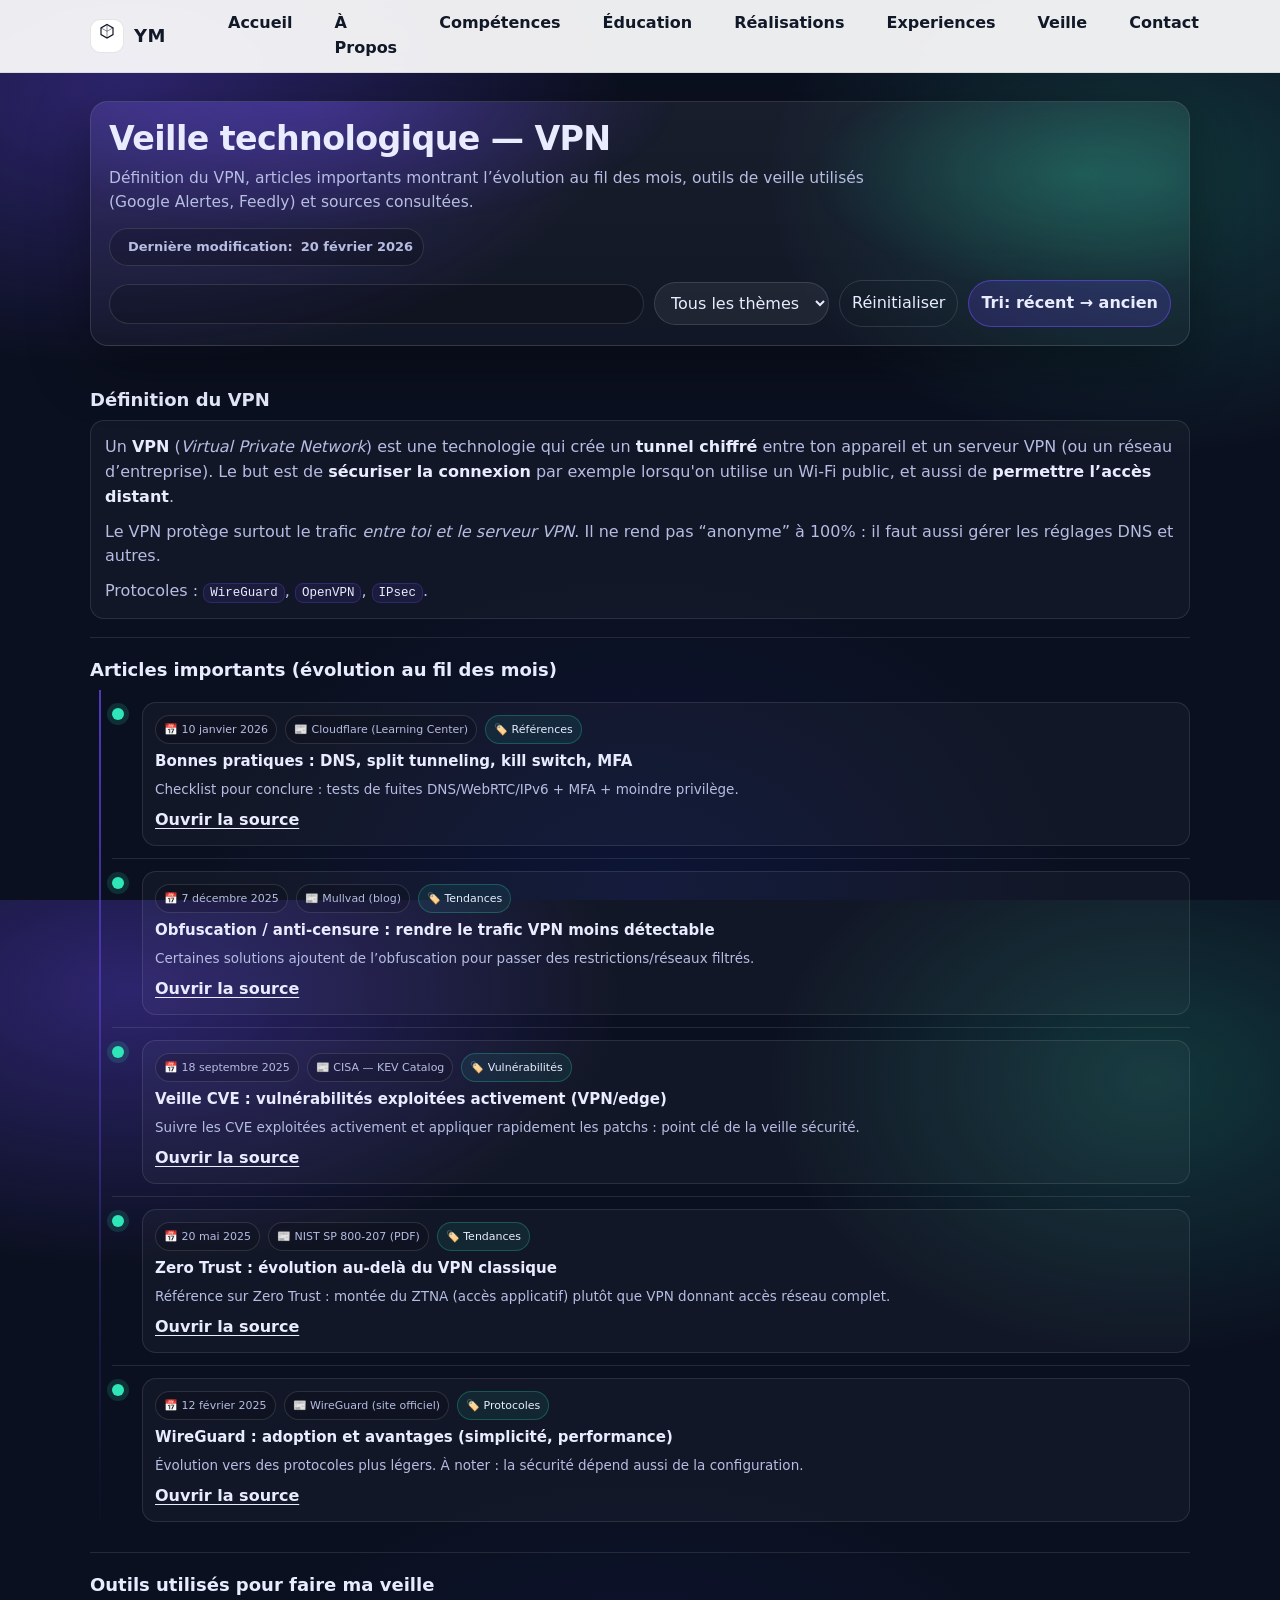
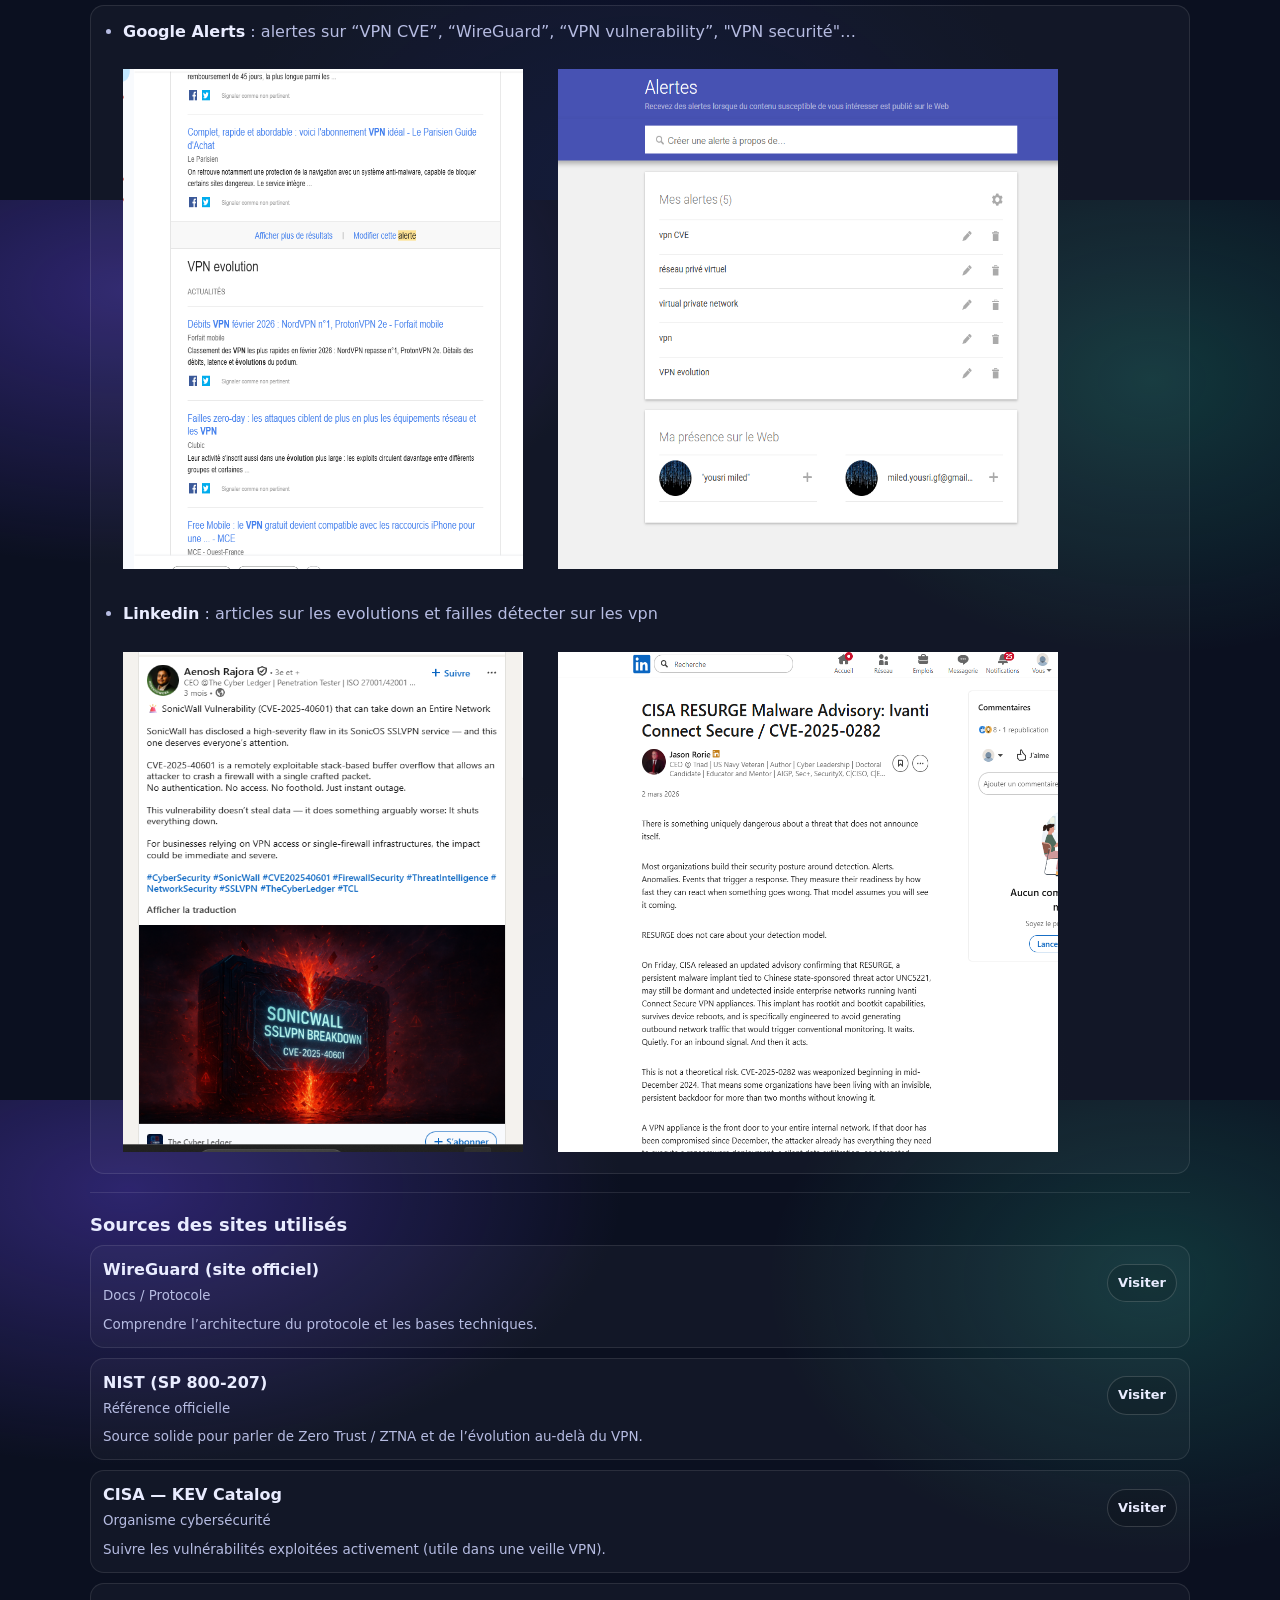
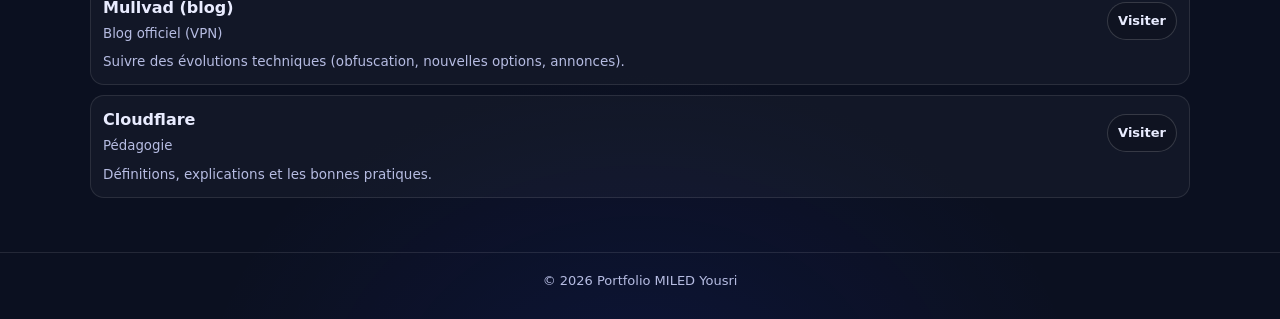
<file: veille.html>
<!doctype html>
<html lang="fr">
<head>
  <meta charset="utf-8" />
  <meta name="viewport" content="width=device-width, initial-scale=1" />
  <title>Veille Technologique — VPN</title>

  <style>
    /* ===== THEME SOMBRE (comme ta première version) ===== */
    :root{
      --bg:#0b1020;
      --text:#e9ecff;
      --muted:#b6bce2;
      --border: rgba(255,255,255,.12);
      --soft: rgba(255,255,255,.06);
      --soft2: rgba(255,255,255,.03);

      --accent:#6d4bff;     /* violet */
      --accent2:#2fe6b8;    /* vert */
      --blue:#1f3cff;       /* bleu navbar active */

      --radius:18px;
      --radius2:14px;
      --max:1100px;
      --shadow: 0 18px 60px rgba(0,0,0,.35);
      --mono: ui-monospace, SFMono-Regular, Menlo, Monaco, Consolas, "Liberation Mono","Courier New", monospace;
      --sans: ui-sans-serif, system-ui, -apple-system, Segoe UI, Roboto, Helvetica, Arial;
    }

    *{ box-sizing:border-box; }
    html,body{ height:100%; }
    body{
      margin:0;
      font-family: var(--sans);
      color: var(--text);
      line-height: 1.55;
      background:
        radial-gradient(900px 500px at 10% 10%, rgba(109,75,255,.35), transparent 55%),
        radial-gradient(700px 500px at 90% 20%, rgba(47,230,184,.18), transparent 55%),
        radial-gradient(800px 600px at 50% 100%, rgba(31,60,255,.10), transparent 55%),
        var(--bg);
    }
    a{ color:inherit; }
    .container{ width:min(var(--max), 92vw); margin:0 auto; }

    /* ================= NAVBAR (style photo, mais sur fond sombre) ================= */
    header{
      position: sticky;
      top: 0;
      z-index: 50;
      background: rgba(255,255,255,.92);  /* ✅ navbar blanche comme la photo */
      color: #111827;
      backdrop-filter: blur(10px);
      border-bottom: 1px solid rgba(0,0,0,.08);
    }
    .nav{
      display:flex;
      align-items:center;
      justify-content:space-between;
      height:72px;
      gap:14px;
    }

    /* Logo gauche */
    .brand{
      display:flex;
      align-items:center;
      gap:10px;
      min-width: 120px;
    }
    .brand .logo{
      width:34px; height:34px;
      display:grid; place-items:center;
      border-radius:10px;
      background:#fff;
      border:1px solid rgba(0,0,0,.10);
    }
    .brand .ym{
      font-weight:900;
      letter-spacing:.4px;
      font-size:18px;
    }

    /* Menu centré */
    nav.menu{
      flex:1;
      display:flex;
      justify-content:center;
      gap:34px;
      font-weight:700;
    }
    nav.menu a{
      color:#111827;
      text-decoration:none;
      padding: 10px 4px;
      position:relative;
    }
    nav.menu a:hover{ color: var(--blue); }

    /* actif */
    nav.menu a.active{
      color: var(--blue);
    }
    nav.menu a.active::after{
      content:"";
      position:absolute;
      left:0; right:0;
      bottom:2px;
      height:3px;
      background: var(--blue);
      border-radius:999px;
    }

    /* burger mobile */
    .burger{
      display:none;
      border:1px solid rgba(0,0,0,.12);
      background:#fff;
      border-radius:12px;
      padding:10px 12px;
      cursor:pointer;
      font-weight:800;
      color:#111827;
    }

    /* ================= HERO ================= */
    .hero{ padding: 28px 0 10px; }
    .hero-card{
      border: 1px solid var(--border);
      border-radius: var(--radius);
      background: linear-gradient(180deg, var(--soft), var(--soft2));
      box-shadow: var(--shadow);
      padding: 18px;
      position:relative;
      overflow:hidden;
    }
    .hero-card::before{
      content:"";
      position:absolute; inset:-2px;
      background:
        radial-gradient(620px 220px at 20% 0%, rgba(109,75,255,.34), transparent 60%),
        radial-gradient(460px 200px at 90% 30%, rgba(47,230,184,.22), transparent 60%);
      pointer-events:none;
      opacity:.9;
    }
    .hero-card > *{ position:relative; }

    h1{
      margin:0 0 8px;
      font-size: clamp(26px, 2.6vw, 40px);
      letter-spacing: -.6px;
      line-height: 1.15;
    }
    .subtitle{
      margin:0 0 14px;
      color: var(--muted);
      max-width: 80ch;
      font-size: 15.5px;
    }
    .meta-row{
      display:flex; flex-wrap:wrap; gap:10px;
      margin-top: 8px;
    }
    .pill{
      display:inline-flex; align-items:center; gap:8px;
      padding:8px 10px;
      border-radius:999px;
      border:1px solid rgba(255,255,255,.12);
      background: rgba(0,0,0,.18);
      color: var(--muted);
      font-weight: 700;
      font-size: 13px;
    }
    .kbd{
      font-family: var(--mono);
      font-size: 12px;
      padding: 2px 6px;
      border: 1px solid rgba(255,255,255,.16);
      border-radius: 8px;
      background: rgba(0,0,0,.16);
      color: var(--text);
    }

    .controls{
      margin: 14px 0 0;
      display:flex; flex-wrap:wrap; gap:10px;
      align-items:center; justify-content:space-between;
    }
    .search{
      flex:1 1 320px;
      display:flex; gap:10px; align-items:center;
      padding:10px 12px;
      border-radius:999px;
      border:1px solid var(--border);
      background: rgba(0,0,0,.16);
    }
    .search input{
      width:100%;
      border:none;
      outline:none;
      font-size:14px;
      color:var(--text);
      background:transparent;
    }
    .search input::placeholder{ color: rgba(182,188,226,.75); }

    select, button{
      font:inherit;
      border:1px solid var(--border);
      background: rgba(255,255,255,.06);
      border-radius:999px;
      padding:10px 12px;
      cursor:pointer;
      color: var(--text);
      transition:.15s ease;
    }
    button.primary{
      background: rgba(109,75,255,.18);
      border-color: rgba(109,75,255,.55);
      font-weight:850;
    }
    button.ghost{ background: transparent; }
    select:hover, button:hover{
      transform: translateY(-1px);
      border-color: rgba(109,75,255,.55);
    }

    /* ================= MAIN ================= */
    main{ padding: 12px 0 44px; }
    .section{
      margin-top: 18px;
      padding-top: 18px;
      border-top: 1px solid rgba(255,255,255,.10);
    }
    .section:first-of-type{ border-top:none; padding-top:0; }
    .section h2{
      margin:0 0 6px;
      font-size:18px;
    }
    .desc{
      margin:0 0 12px;
      color: var(--muted);
      font-size: 13.5px;
    }

    .block{
      border: 1px solid rgba(255,255,255,.10);
      border-radius: var(--radius2);
      background: rgba(255,255,255,.03);
      padding: 14px;
    }
    .block p{ margin:0 0 10px; color: var(--muted); }
    .block p:last-child{ margin:0; }
    .block strong{ color: var(--text); }
    .block code{
      font-family: var(--mono);
      font-size: 12.5px;
      padding:2px 6px;
      border-radius: 8px;
      border: 1px solid rgba(109,75,255,.25);
      background: rgba(109,75,255,.10);
      color: var(--text);
    }

    /* Timeline légère */
    .timeline{
      position:relative;
      padding-left: 22px;
      display:flex; flex-direction:column;
    }
    .timeline::before{
      content:"";
      position:absolute;
      left:9px; top:0; bottom:0;
      width:2px;
      background: linear-gradient(var(--accent), rgba(255,255,255,0));
      opacity:.7;
    }
    .entry{
      display:grid;
      grid-template-columns: 18px 1fr;
      gap:12px;
      padding: 12px 0;
    }
    .entry + .entry{
      border-top: 1px solid rgba(255,255,255,.10);
    }
    .dot2{
      width:12px; height:12px;
      border-radius:50%;
      margin-top: 6px;
      background: var(--accent2);
      box-shadow: 0 0 0 5px rgba(47,230,184,.14);
    }
    .entry .content{
      padding: 12px;
      border-radius: var(--radius2);
      border: 1px solid rgba(255,255,255,.10);
      background: rgba(255,255,255,.03);
      transition: .15s ease;
    }
    .entry .content:hover{
      transform: translateY(-2px);
      border-color: rgba(109,75,255,.45);
      background: rgba(109,75,255,.08);
    }
    .entry h3{ margin:0; font-size: 15px; }
    .meta{
      display:flex; flex-wrap:wrap; gap:8px;
      margin-bottom: 6px;
      color: var(--muted);
      font-size: 12.5px;
    }
    .badge{
      font-size: 11px;
      padding: 5px 8px;
      border-radius: 999px;
      border: 1px solid rgba(255,255,255,.12);
      background: rgba(0,0,0,.14);
      color: var(--muted);
      white-space:nowrap;
    }
    .tag{
      font-size: 11px;
      padding: 5px 8px;
      border-radius: 999px;
      border: 1px solid rgba(47,230,184,.25);
      background: rgba(47,230,184,.08);
      color: var(--text);
      white-space:nowrap;
    }
    .entry p{ margin: 6px 0 0; color: var(--muted); font-size: 13.5px; }
    .entry a{
      display:inline-block;
      margin-top: 8px;
      text-decoration: underline;
      text-underline-offset: 3px;
      color: var(--text);
      font-weight: 800;
    }

    /* Sources */
    .sources{
      display:flex;
      flex-direction:column;
      gap:10px;
    }
    .source-item{
      border:1px solid rgba(255,255,255,.10);
      border-radius: var(--radius2);
      background: rgba(255,255,255,.03);
      padding:12px;
    }
    .source-item .top{
      display:flex; gap:10px; flex-wrap:wrap;
      align-items:center; justify-content:space-between;
    }
    .source-item small{ color: var(--muted); }
    .source-item p{ margin:6px 0 0; color: var(--muted); font-size: 13.5px; }
    .chip{
      padding:8px 10px;
      border:1px solid rgba(255,255,255,.16);
      border-radius:999px;
      background: rgba(0,0,0,.14);
      color: var(--text);
      text-decoration:none;
      font-weight:800;
      font-size:13px;
    }
    .chip:hover{ border-color: rgba(109,75,255,.55); }

    footer{
      border-top: 1px solid rgba(255,255,255,.10);
      padding: 18px 0 28px;
      color: var(--muted);
      font-size: 13px;
      margin-top: 10px;
    }

    /* Mobile */
    @media (max-width: 900px){
      nav.menu{
        position:fixed;
        left:0; right:0;
        top:72px;
        background: rgba(255,255,255,.96);
        border-bottom:1px solid rgba(0,0,0,.08);
        padding: 12px 16px;
        display:none;
        flex-direction:column;
        gap:12px;
        justify-content:flex-start;
      }
      nav.menu.open{ display:flex; }
      nav.menu a{ color:#111827; }
      nav.menu a.active{ color: var(--blue); }
      .burger{ display:inline-flex; align-items:center; gap:8px; }
      .brand{ min-width:auto; }
    }
  </style>
</head>

<body>
  <!-- NAVBAR -->
  <header>
    <div class="container">
      <div class="nav">
        <div class="brand">
          <div class="logo" aria-hidden="true">
            <!-- petit svg "bloc" -->
            <a href="index.html#home"><svg width="18" height="18" viewBox="0 0 24 24" fill="none" aria-hidden="true">
              <path d="M12 2l8 4.5v9L12 20l-8-4.5v-9L12 2z" stroke="#111827" stroke-width="1.6"/>
              <path d="M12 2v18" stroke="#111827" stroke-width="1.2" opacity=".55"/>
              <path d="M4 6.5l8 4.5 8-4.5" stroke="#111827" stroke-width="1.2" opacity=".55"/>
            </svg></a>
          </div>
          <div class="ym" >YM</div>
        </div>

        <nav class="menu" id="menu">
          <a href="index.html#">Accueil</a>
          <a href="index.html#about">À Propos</a>
          <a href="index.html#skills">Compétences</a>
          <a href="index.html#education">Éducation</a>
          <a href="index.html#work">Réalisations</a>
          <a href="index.html#experience">Experiences</a>
          <a href="index.html#veille">Veille</a>
          <a href="index.html#contact">Contact</a>
        </nav>

        <button class="burger" id="burger" type="button">☰ Menu</button>
      </div>
    </div>
  </header>

  <!-- HERO -->
  <div class="container hero" id="veille">
    <div class="hero-card">
      <h1>Veille technologique — VPN</h1>
      <p class="subtitle">
        Définition du VPN, articles importants montrant l’évolution au fil des mois, outils de veille utilisés
        (Google Alertes, Feedly) et sources consultées.
      </p>

      <div class="meta-row">
        <span class="pill"><span class="dot"></span> Dernière modification: <span id="lastUpdate">20 février 2026</span></span>
       
      </div>

      <div class="controls" aria-label="Recherche et filtres">
        <div class="search" role="search">
          <input id="q" type="search" />
        </div>

        <div style="display:flex; gap:10px; flex-wrap:wrap; align-items:center;">
          <select id="theme">
            <option value="all">Tous les thèmes</option>
            <option value="protocoles">Protocoles</option>
            <option value="vulnerabilites">Vulnérabilités</option>
            <option value="tendances">Tendances</option>
            <option value="reference">Références</option>
          </select>
          <button class="ghost" id="reset" type="button">Réinitialiser</button>
          <button class="primary" id="sort" type="button">Tri: récent → ancien</button>
        </div>
      </div>
    </div>
  </div>

  <main class="container">
    <!-- DEFINITION -->
    <section class="section" id="definition">
      <h2>Définition du VPN</h2>

      <div class="block">
        <p>
          Un <strong>VPN</strong> (<em>Virtual Private Network</em>) est une technologie qui crée un
          <strong>tunnel chiffré</strong> entre ton appareil et un serveur VPN (ou un réseau d’entreprise).
          Le but est de <strong>sécuriser la connexion</strong> par exemple lorsqu'on utilise un Wi-Fi public, et aussi de <strong>permettre l’accès distant</strong>.
        </p>
        <p>
          Le VPN protège surtout le trafic <em>entre toi et le serveur VPN</em>. Il ne rend pas “anonyme” à 100% :
          il faut aussi gérer les réglages DNS et autres.
        </p>
        <p>Protocoles : <code>WireGuard</code>, <code>OpenVPN</code>, <code>IPsec</code>.</p>
      </div>
    </section>

    <!-- ARTICLES -->
    <section class="section" id="articles">
      <h2>Articles importants (évolution au fil des mois)</h2>
      <div class="timeline" id="articlesList" aria-live="polite"></div>
    </section>

    <!-- OUTILS -->
    <section class="section" id="outils">
      <h2>Outils utilisés pour faire ma veille</h2>

      <div class="block">
        <ul style="margin:0; padding-left:18px; color:var(--muted);">
          <li><strong style="color:var(--text)">Google Alerts</strong> : alertes sur “VPN CVE”, “WireGuard”, “VPN vulnerability”, "VPN securité"…</li><br>
          <div>
            <img src="gmailalerte.png" alt="image linkedin" height="500px" width="400px" style="margin-right: 30px;">
            <img src="google-alerte.png" alt="" height="500px" width="500px">
          </div><br>
          <li><strong style="color:var(--text)">Linkedin</strong> :  articles sur les evolutions et failles détecter sur les vpn</li><br>
          <div>
            <img src="linkedin.png" alt="image linkedin" height="500px" width="400px" style="margin-right: 30px;">
            <img src="linkedin2.png" alt="" height="500px" width="500px"> 
          </div>
        </ul>
      </div>
    </section>

    <!-- SOURCES -->
    <section class="section" id="sources">
      <h2>Sources des sites utilisés</h2>
      <div class="sources" id="sourcesList"></div>
    </section>
  </main>

  <footer>
    <div class="container">
      <div style="display:flex; flex-wrap:wrap; gap:10px; justify-content:center; align-items:center;">
        <div>&copy; 2026 Portfolio MILED Yousri</div>
      </div>
    </div>
  </footer>

  <script>
    /* ===== Données (modifie ici tes articles + tes sources) ===== */
    const ARTICLES = [
      {
        date: "2025-02-12",
        theme: "protocoles",
        tag: "Protocoles",
        title: "WireGuard : adoption et avantages (simplicité, performance)",
        source: "WireGuard (site officiel)",
        resume: "Évolution vers des protocoles plus légers. À noter : la sécurité dépend aussi de la configuration.",
        url: "https://www.wireguard.com/"
      },
      {
        date: "2025-05-20",
        theme: "tendances",
        tag: "Tendances",
        title: "Zero Trust : évolution au-delà du VPN classique",
        source: "NIST SP 800-207 (PDF)",
        resume: "Référence sur Zero Trust : montée du ZTNA (accès applicatif) plutôt que VPN donnant accès réseau complet.",
        url: "https://nvlpubs.nist.gov/nistpubs/SpecialPublications/NIST.SP.800-207.pdf"
      },
      {
        date: "2025-09-18",
        theme: "vulnerabilites",
        tag: "Vulnérabilités",
        title: "Veille CVE : vulnérabilités exploitées activement (VPN/edge)",
        source: "CISA — KEV Catalog",
        resume: "Suivre les CVE exploitées activement et appliquer rapidement les patchs : point clé de la veille sécurité.",
        url: "https://www.cisa.gov/known-exploited-vulnerabilities-catalog"
      },
      {
        date: "2025-12-07",
        theme: "tendances",
        tag: "Tendances",
        title: "Obfuscation / anti-censure : rendre le trafic VPN moins détectable",
        source: "Mullvad (blog)",
        resume: "Certaines solutions ajoutent de l’obfuscation pour passer des restrictions/réseaux filtrés.",
        url: "https://mullvad.net/fr/blog/"
      },
      {
        date: "2026-01-10",
        theme: "reference",
        tag: "Références",
        title: "Bonnes pratiques : DNS, split tunneling, kill switch, MFA",
        source: "Cloudflare (Learning Center)",
        resume: "Checklist pour conclure : tests de fuites DNS/WebRTC/IPv6 + MFA + moindre privilège.",
        url: "https://www.cloudflare.com/learning/access-management/what-is-a-vpn/"
      }
    ];

    const SOURCES = [
      {
        name: "WireGuard (site officiel)",
        type: "Docs / Protocole",
        why: "Comprendre l’architecture du protocole et les bases techniques.",
        url: "https://www.wireguard.com/"
      },
      {
        name: "NIST (SP 800-207)",
        type: "Référence officielle",
        why: "Source solide pour parler de Zero Trust / ZTNA et de l’évolution au-delà du VPN.",
        url: "https://nvlpubs.nist.gov/nistpubs/SpecialPublications/NIST.SP.800-207.pdf"
      },
      {
        name: "CISA — KEV Catalog",
        type: "Organisme cybersécurité",
        why: "Suivre les vulnérabilités exploitées activement (utile dans une veille VPN).",
        url: "https://www.cisa.gov/known-exploited-vulnerabilities-catalog"
      },
      {
        name: "Mullvad (blog)",
        type: "Blog officiel (VPN)",
        why: "Suivre des évolutions techniques (obfuscation, nouvelles options, annonces).",
        url: "https://mullvad.net/en/blog/"
      },
      {
        name: "Cloudflare",
        type: "Pédagogie",
        why: "Définitions, explications et les bonnes pratiques.",
        url: "https://www.cloudflare.com/learning/access-management/what-is-a-vpn/"
      }
    ];

    /* ===== UI ===== */
    const $ = (sel, root=document) => root.querySelector(sel);

    const menu = $("#menu");
    const burger = $("#burger");

    const input = $("#q");
    const themeSelect = $("#theme");
    const resetBtn = $("#reset");
    const sortBtn = $("#sort");
    const list = $("#articlesList");
    const sourcesList = $("#sourcesList");

    let sortDesc = true;

    // date update
    

    // burger mobile
    burger?.addEventListener("click", () => menu.classList.toggle("open"));

    // Ctrl/Cmd + K focus search
    document.addEventListener("keydown", (e) => {
      const isMac = navigator.platform.toLowerCase().includes("mac");
      const mod = isMac ? e.metaKey : e.ctrlKey;
      if (mod && e.key.toLowerCase() === "k") { e.preventDefault(); input.focus(); }
      if (e.key === "Escape") { input.value = ""; render(); }
    });

    function normalize(str){
      return (str || "")
        .toLowerCase()
        .normalize("NFD").replace(/\p{Diacritic}/gu, "");
    }

    function compareDates(a,b){
      return sortDesc ? b.date.localeCompare(a.date) : a.date.localeCompare(b.date);
    }

    function render(){
      const q = normalize(input.value.trim());
      const theme = themeSelect.value;

      const data = [...ARTICLES]
        .sort(compareDates)
        .filter(a => {
          const hay = normalize([a.title, a.source, a.resume, a.tag, a.theme, a.date].join(" "));
          const matchQ = !q || hay.includes(q);
          const matchTheme = (theme === "all") || (a.theme === theme);
          return matchQ && matchTheme;
        });

      list.innerHTML = data.map(a => {
        const d = new Date(a.date + "T00:00:00");
        const dateFR = d.toLocaleDateString("fr-FR", { year:"numeric", month:"long", day:"numeric" });

        return `
          <div class="entry">
            <div class="dot2" aria-hidden="true"></div>
            <div class="content">
              <div class="meta">
                <span class="badge">📅 ${dateFR}</span>
                <span class="badge">📰 ${a.source}</span>
                <span class="tag">🏷️ ${a.tag}</span>
              </div>
              <h3>${a.title}</h3>
              <p>${a.resume}</p>
              <a href="${a.url}" target="_blank" rel="noopener">Ouvrir la source</a>
            </div>
          </div>
        `;
      }).join("");

      $("#countVisible").textContent = String(data.length);
    }

    function renderSources(){
      sourcesList.innerHTML = SOURCES.map(s => `
        <div class="source-item">
          <div class="top">
            <div>
              <strong>${s.name}</strong><br/>
              <small>${s.type}</small>
            </div>
            <a class="chip" href="${s.url}" target="_blank" rel="noopener">Visiter</a>
          </div>
          <p>${s.why}</p>
        </div>
      `).join("");
    }

    input.addEventListener("input", render);
    themeSelect.addEventListener("change", render);

    resetBtn.addEventListener("click", () => {
      input.value = "";
      themeSelect.value = "all";
      sortDesc = true;
      sortBtn.textContent = "Tri: récent → ancien";
      render();
      window.scrollTo({ top: 0, behavior: "smooth" });
    });

    sortBtn.addEventListener("click", () => {
      sortDesc = !sortDesc;
      sortBtn.textContent = sortDesc ? "Tri: récent → ancien" : "Tri: ancien → récent";
      render();
    });

    renderSources();
    render();
  </script>
</body>
</html>
</file>
